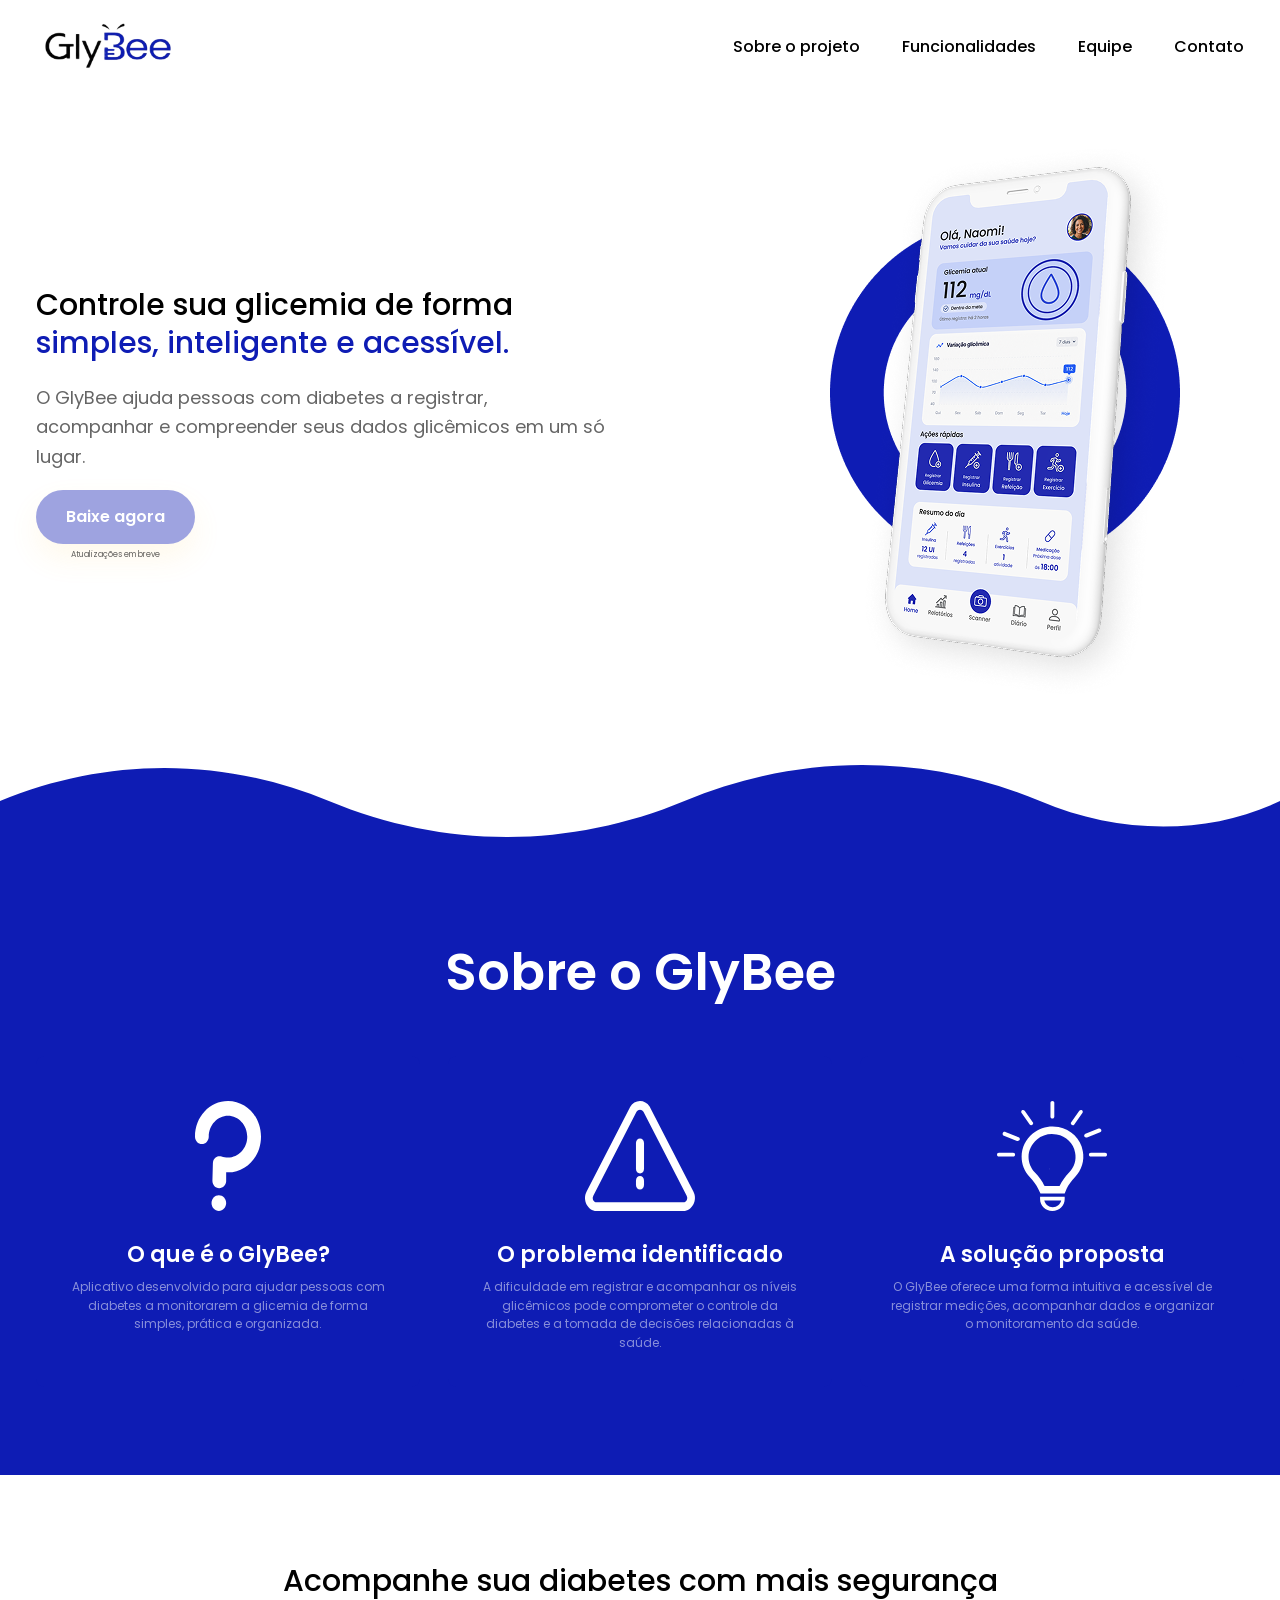
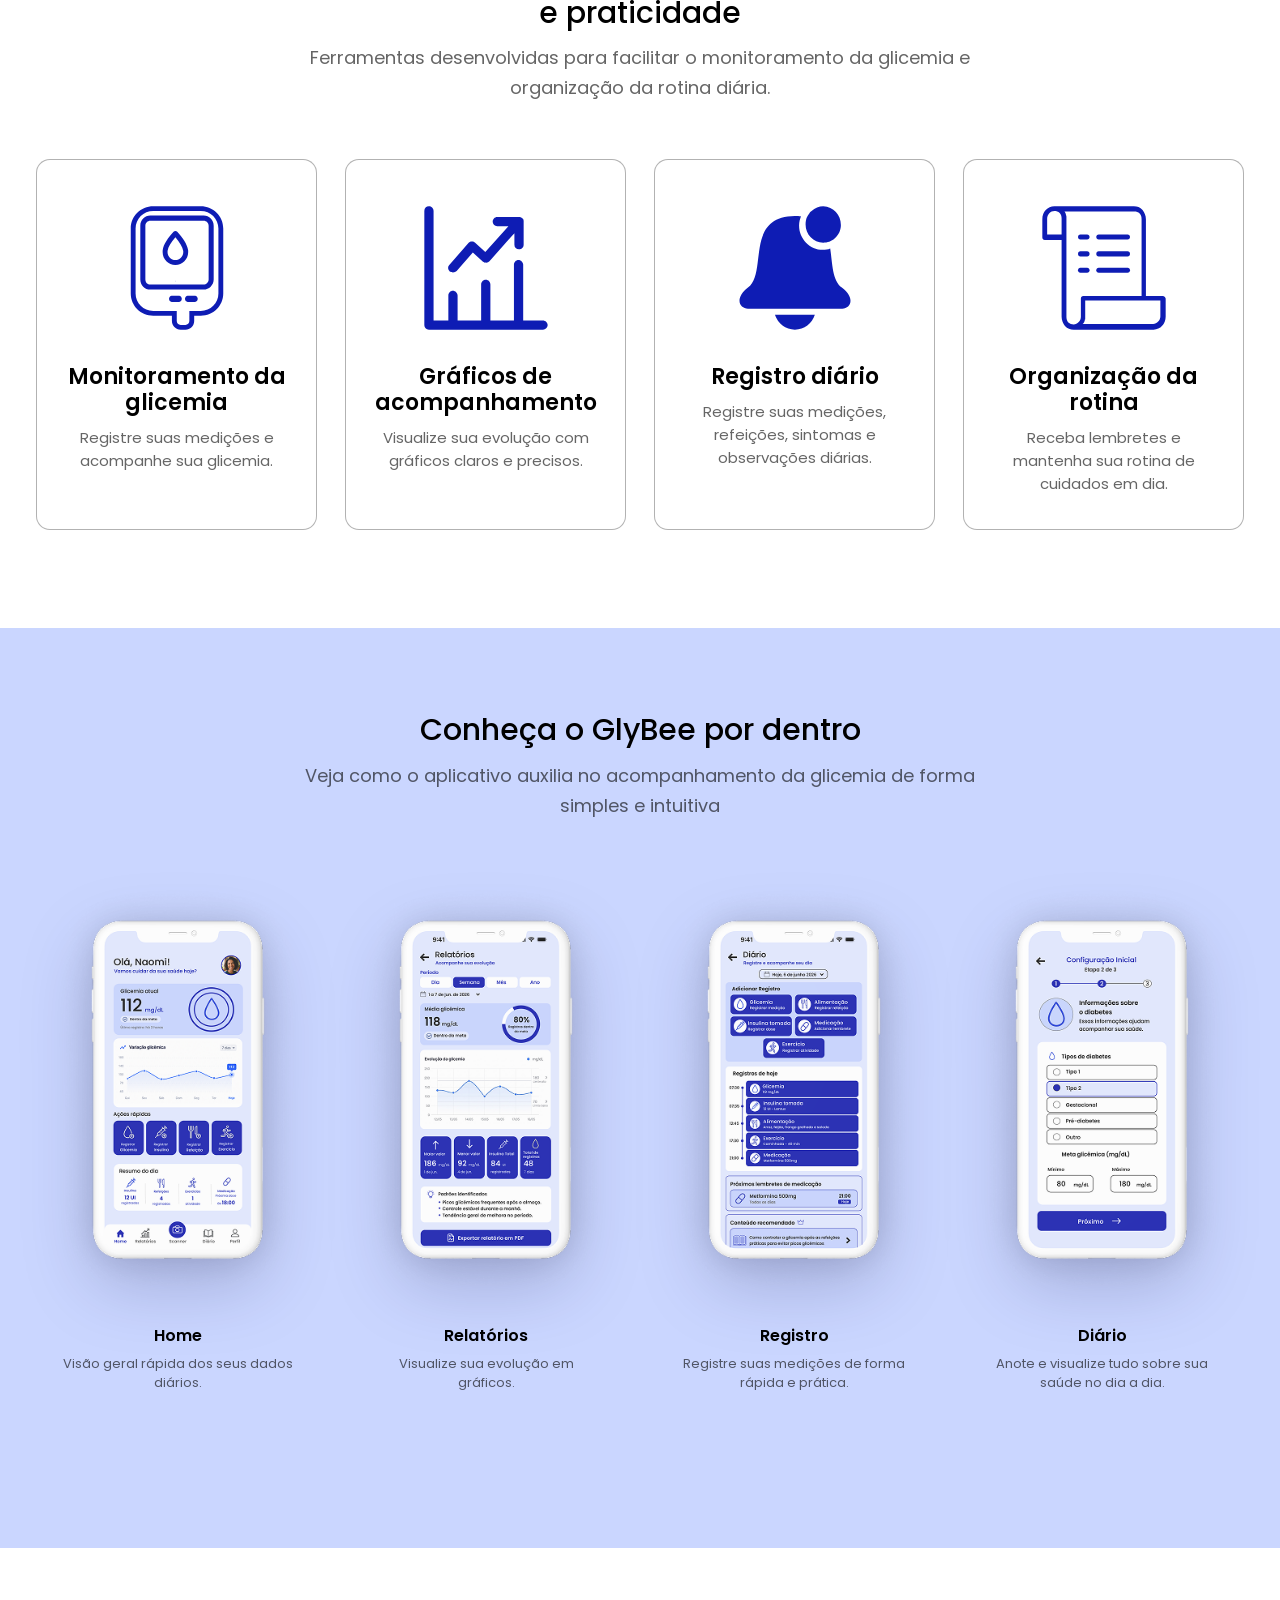
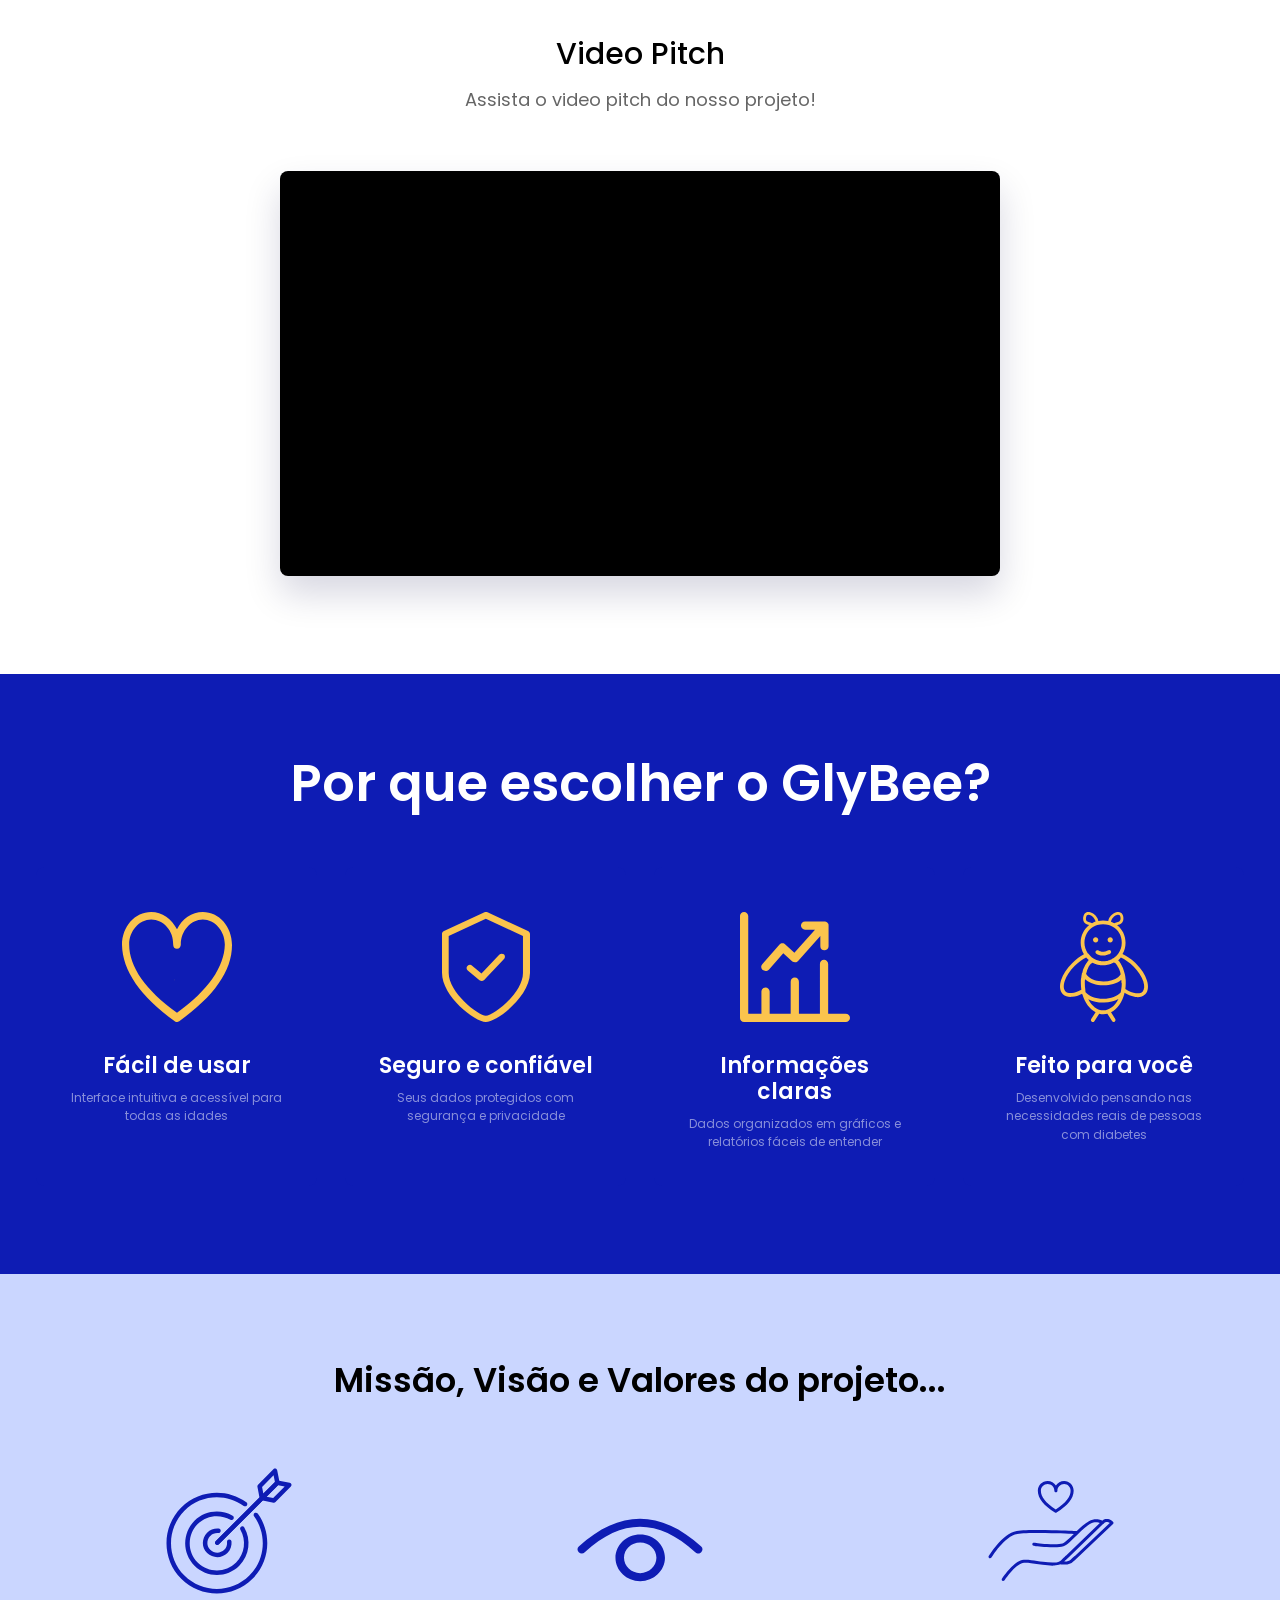
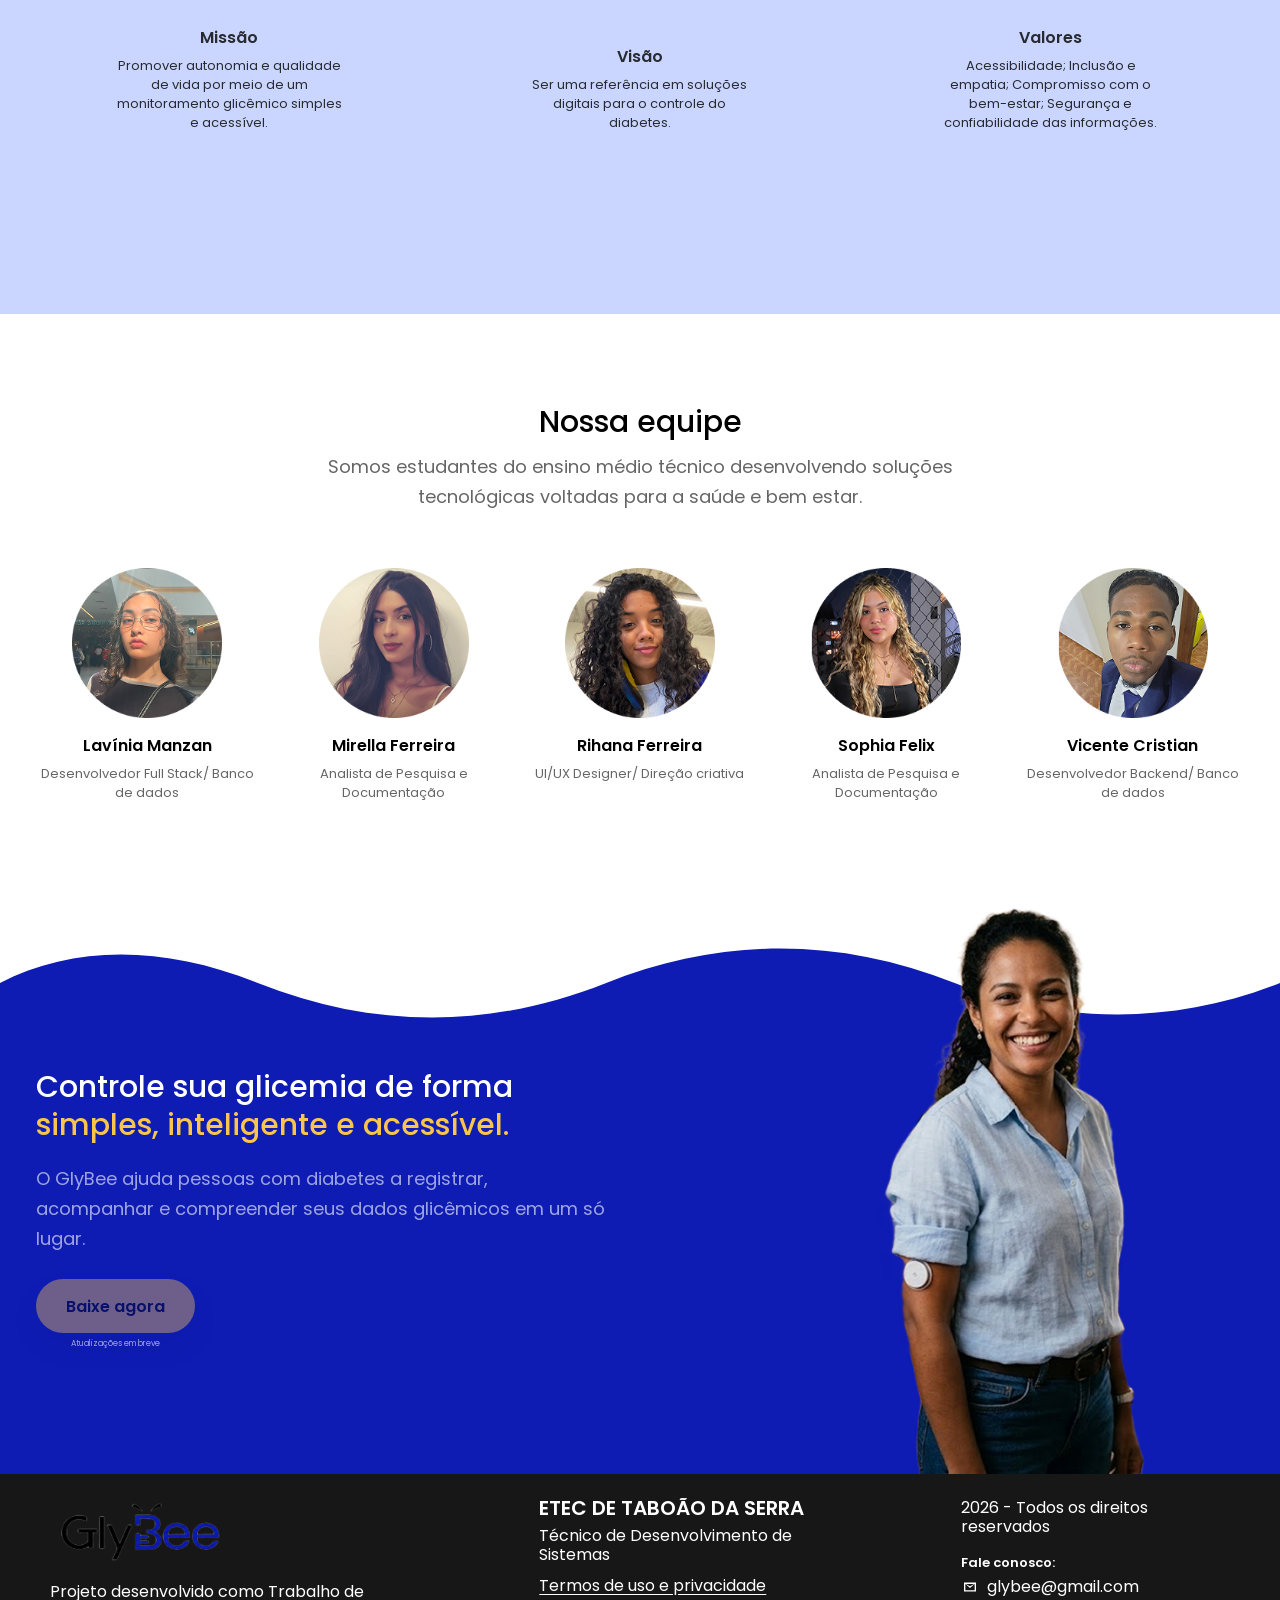
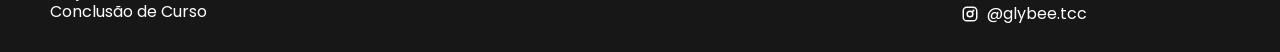
<file: index.html>
<!doctype html>
<html lang="pt-BR">
  <head>
    <meta charset="UTF-8" />
    <meta name="viewport" content="width=device-width, initial-scale=1.0" />
    <title>GlyBee</title>
    <link rel="stylesheet" href="styles.css" />
  </head>
  <body>
    <header class="site-header" data-header>
      <a class="brand" href="#section1" aria-label="Ir para o início">
        <img src="designLanding/paletaLogo/logotipo.png" alt="GlyBee" />
      </a>

      <nav class="desktop-nav" aria-label="Navegação principal">
        <a href="#section2">Sobre o projeto</a>
        <a href="#section3">Funcionalidades</a>
        <a href="#section7">Equipe</a>
        <a href="#section8">Contato</a>
      </nav>

      <button class="menu-toggle" type="button" aria-label="Abrir menu" aria-expanded="false" data-menu-toggle>
        <span></span>
        <span></span>
        <span></span>
      </button>
    </header>

    <div class="drawer-backdrop" data-drawer-backdrop></div>
    <aside class="mobile-drawer" aria-label="Menu mobile" aria-hidden="true" inert data-drawer>
      <a class="drawer-brand" href="#section1">
        <img src="designLanding/paletaLogo/logotipo.png" alt="GlyBee" />
      </a>
      <nav>
        <a href="#section2">Sobre o projeto</a>
        <a href="#section3">Funcionalidades</a>
        <a href="#section7">Equipe</a>
        <a href="#section8">Contato</a>
      </nav>
    </aside>

    <main>
      <section class="section section-hero" id="section1">
        <div class="container hero-grid">
          <div class="hero-copy">
            <h1 class="split-title hero-title">
              <span class="eyebrow">Controle sua glicemia de forma</span>
              <span class="eyebrow2">simples, inteligente e acessível.</span>
            </h1>
            <p class="lead-text">
              O GlyBee ajuda pessoas com diabetes a registrar, acompanhar e compreender seus dados glicêmicos em um só lugar.
            </p>
            <div class="cta-download">
              <a class="primary-button" aria-disabled="true" tabindex="-1">Baixe agora</a>
              <p class="cta-update-note">Atualizações em breve</p>
            </div>
          </div>
          <div class="hero-visual" aria-hidden="true">
            <span class="soft-panel"></span>
            <img src="designLanding/icones/section1_img1.png" alt="" />
          </div>
        </div>
      </section>

      <section class="section section-about blue-section" id="section2">
        <div class="container">
          <div class="section-heading light">
            <h2>Sobre o GlyBee</h2>
          </div>
          <div class="card-grid about-cards">
            <article>
              <img src="designLanding/icones/section2_img1.svg" alt="" />
              <h3>O que é o GlyBee?</h3>
              <p>Aplicativo desenvolvido para ajudar pessoas com diabetes a monitorarem a glicemia de forma simples, prática e organizada.</p>
            </article>
            <article>
              <img src="designLanding/icones/section2_img2.svg" alt="" />
              <h3>O problema identificado</h3>
              <p>A dificuldade em registrar e acompanhar os níveis glicêmicos pode comprometer o controle da diabetes e a tomada de decisões relacionadas à saúde.</p>
            </article>
            <article>
              <img src="designLanding/icones/section2_img3.svg" alt="" />
              <h3>A solução proposta</h3>
              <p>O GlyBee oferece uma forma intuitiva e acessível de registrar medições, acompanhar dados e organizar o monitoramento da saúde.</p>
            </article>
          </div>
        </div>
      </section>

      <section class="section section-features" id="section3">
        <div class="container">
          <div class="section-heading">
            <h2 class="eyebrow">Acompanhe sua diabetes com mais segurança e praticidade</h2>
            <p>Ferramentas desenvolvidas para facilitar o monitoramento da glicemia e organização da rotina diária.</p>
          </div>
          <div class="card-grid feature-grid">
            <article>
              <img src="designLanding/icones/section3_img1.svg" alt="" />
              <h3>Monitoramento da glicemia</h3>
              <p>Registre suas medições e acompanhe sua glicemia.</p>
            </article>
            <article>
              <img src="designLanding/icones/section3_img2.svg" alt="" />
              <h3>Gráficos de acompanhamento</h3>
              <p>Visualize sua evolução com gráficos claros e precisos.</p>
            </article>
            <article>
              <img src="designLanding/icones/section3_img3.svg" alt="" />
              <h3>Registro diário</h3>
              <p>Registre suas medições, refeições, sintomas e observações diárias.</p>
            </article>
            <article>
              <img src="designLanding/icones/section3_img4.svg" alt="" />
              <h3>Organização da rotina</h3>
              <p>Receba lembretes e mantenha sua rotina de cuidados em dia.</p>
            </article>
          </div>
        </div>
      </section>

      <section class="section section-app light-blue-section" id="section4">
        <div class="container">
          <div class="section-heading">
            <h2 class="eyebrow">Conheça o GlyBee por dentro</h2>
            <p>Veja como o aplicativo auxilia no acompanhamento da glicemia de forma simples e intuitiva</p>
          </div>
          <div class="media-grid phone-row">
            <article>
              <img src="designLanding/icones/section4_img1.png" alt="Tela do aplicativo GlyBee" />
              <h3>Home</h3>
              <p>Visão geral rápida dos seus dados diários.</p>
            </article>
            <article>
              <img src="designLanding/icones/section4_img2.png" alt="Tela do aplicativo GlyBee" />
              <h3>Relatórios</h3>
              <p>Visualize sua evolução em gráficos.</p>
            </article>
            <article>
              <img src="designLanding/icones/section4_img3.png" alt="Tela do aplicativo GlyBee" />
              <h3>Registro</h3>
              <p>Registre suas medições de forma rápida e prática.</p>
            </article>
            <article>
              <img src="designLanding/icones/section4_img4.png" alt="Tela do aplicativo GlyBee" />
              <h3>Diário</h3>
              <p>Anote e visualize tudo sobre sua saúde no dia a dia.</p>
            </article>
          </div>
        </div>
      </section>
      <section class="section section-video" id="videopitch">
        <div class="container">
          <div class="section-heading">
            <h2 class="eyebrow">Video Pitch</h2>
            <p>Assista o video pitch do nosso projeto!</p>
          </div>
          <div class="video-frame">
            <iframe width="560" height="315"
            src="https://www.youtube.com/embed/QaYguXJruAk?si=le7jh_AkW9nNnTm4"
            title="YouTube video player"
            allow="accelerometer; autoplay; clipboard-write; encrypted-media; gyroscope; picture-in-picture; web-share"
            referrerpolicy="strict-origin-when-cross-origin" allowfullscreen></iframe>
          </div>
        </div>
      </section>
      <section class="section section-benefits blue-section" id="section5">
        <div class="container">
          <div class="section-heading light">
            <h2>Por que escolher o GlyBee?</h2>
          </div>
          <div class="card-grid about-cards benefit-cards">
            <article>
              <img src="designLanding/icones/section5_img1.svg" alt="" />
              <h3>Fácil de usar</h3>
              <p>Interface intuitiva e acessível para todas as idades</p>
            </article>
            <article>
              <img src="designLanding/icones/section5_img2.svg" alt="" />
              <h3>Seguro e confiável</h3>
              <p>Seus dados protegidos com segurança e privacidade</p>
            </article>
            <article>
              <img src="designLanding/icones/section5_img3.svg" alt="" />
              <h3>Informações claras </h3>
              <p>Dados organizados em gráficos e relatórios fáceis de entender</p>
            </article>
            <article>
              <img src="designLanding/icones/section5_img4.svg" alt="" />
              <h3>Feito para você</h3>
              <p>Desenvolvido pensando nas necessidades reais de pessoas com diabetes</p>
            </article>
          </div>
        </div>
      </section>

      <section class="section section-process light-blue-section" id="section6">
        <div class="container">
          <div class="section-heading">
            <h2>Missão, Visão e Valores do projeto...</h2>
          </div>
          <div class="media-grid process-grid">
            <article>
              <img src="designLanding/icones/section6_img1.svg" alt="" />
              <h3>Missão</h3>
              <p>Promover autonomia e qualidade de vida por meio de um monitoramento glicêmico simples e acessível.</p>
            </article>
            <article>
              <img src="designLanding/icones/section6_img2.svg" alt="" />
              <h3>Visão</h3>
              <p>Ser uma referência em soluções digitais para o controle do diabetes.</p>
            </article>
            <article>
              <img src="designLanding/icones/section6_img3.svg" alt="" />
              <h3>Valores</h3>
              <p>Acessibilidade; Inclusão e empatia; Compromisso com o bem-estar; Segurança e confiabilidade das informações.
</p>
            </article>
          </div>
        </div>
      </section>

      <section class="section section-team" id="section7">
        <div class="container">
          <div class="section-heading">
            <h2 class="eyebrow">Nossa equipe</h2>
            <p>Somos estudantes do ensino médio técnico desenvolvendo soluções tecnológicas voltadas para a saúde e bem estar.</p>
          </div>
          <div class="media-grid team-grid">
            <article>
              <img src="designLanding/icones/section7_img1.png" alt="Integrante da equipe" />
              <h3>Lavínia Manzan</h3>
              <p>Desenvolvedor Full Stack/ Banco de dados</p>
            </article>
            <article>
              <img src="designLanding/icones/section7_img2.png" alt="Integrante da equipe" />
              <h3>Mirella Ferreira</h3>
              <p>Analista de Pesquisa e Documentação</p>
            </article>
            <article>
              <img src="designLanding/icones/section7_img3.png" alt="Integrante da equipe" />
              <h3>Rihana Ferreira</h3>
              <p>UI/UX Designer/ Direção criativa</p>
            </article>
            <article>
              <img src="designLanding/icones/section7_img4.png" alt="Integrante da equipe" />
              <h3>Sophia Felix</h3>
              <p>Analista de Pesquisa e Documentação</p>
            </article>
            <article>
              <img src="designLanding/icones/section7_img5.png" alt="Integrante da equipe" />
              <h3>Vicente Cristian</h3>
              <p>Desenvolvedor Backend/ Banco de dados</p>
            </article>
          </div>
        </div>
      </section>
    </main>

    <section class="section site-footer" id="section8">
      <div class="container footer-grid">
        <div class="footer-copy">
          <h2 class="split-title footer-title">
            <span class="footer-title-main">Controle sua glicemia de forma</span>
            <span class="footer-title-accent">simples, inteligente e acessível.</span>
          </h2>
          <p class="lead-text">
            O GlyBee ajuda pessoas com diabetes a registrar, acompanhar e compreender seus dados glicêmicos em um só lugar.
          </p>
          <div class="cta-download">
            <a class="footer-button" aria-disabled="true" tabindex="-1">Baixe agora</a>
            <p class="cta-update-note">Atualizações em breve</p>
          </div>
        </div>
        <img class="footer-woman" src="designLanding/icones/woman.png" alt="" aria-hidden="true" />
      </div>
    </section>

    <footer class="institutional-footer">
      <div class="container institutional-footer-inner">
        <div class="institutional-footer-column footer-brand-column">
          <img class="institutional-footer-logo" src="designLanding/paletaLogo/logotipo.png" alt="GlyBee" />
          <p>Projeto desenvolvido como Trabalho de Conclusão de Curso</p>
        </div>
        <div class="institutional-footer-column footer-school-column">
          <p class="footer-school">ETEC DE TABOÃO DA SERRA</p>
          <p>Técnico de Desenvolvimento de Sistemas</p>
          <a class="footer-terms-link" href="termos.html">Termos de uso e privacidade</a>
        </div>
        <div class="institutional-footer-column footer-contact-column">
          <p>2026 - Todos os direitos reservados</p>
          <h3>Fale conosco:</h3>
          <a class="footer-contact-link" href="mailto:glybee@gmail.com" aria-label="Enviar e-mail para GlyBee">
            <svg viewBox="0 0 24 24" aria-hidden="true">
              <path d="M4 6h16v12H4V6Zm8 7.3L5.8 8v8.4h12.4V8L12 13.3Zm0-2.4L17.7 8H6.3L12 10.9Z" />
            </svg>
            <span>glybee@gmail.com</span>
          </a>
          <a class="footer-contact-link" href="https://www.instagram.com/glybee.tcc/" target="_blank" rel="noopener noreferrer" aria-label="Abrir Instagram do GlyBee">
            <svg viewBox="0 0 24 24" aria-hidden="true">
              <path d="M7.8 2h8.4A5.8 5.8 0 0 1 22 7.8v8.4a5.8 5.8 0 0 1-5.8 5.8H7.8A5.8 5.8 0 0 1 2 16.2V7.8A5.8 5.8 0 0 1 7.8 2Zm0 2A3.8 3.8 0 0 0 4 7.8v8.4A3.8 3.8 0 0 0 7.8 20h8.4a3.8 3.8 0 0 0 3.8-3.8V7.8A3.8 3.8 0 0 0 16.2 4H7.8Zm8.7 2.1a1.4 1.4 0 1 1 0 2.8 1.4 1.4 0 0 1 0-2.8ZM12 7.2A4.8 4.8 0 1 1 12 16.8 4.8 4.8 0 0 1 12 7.2Zm0 2A2.8 2.8 0 1 0 12 14.8 2.8 2.8 0 0 0 12 9.2Z" />
            </svg>
            <span>@glybee.tcc</span>
          </a>
        </div>
      </div>
    </footer>

    <script src="script.js"></script>
  </body>
</html>
</file>
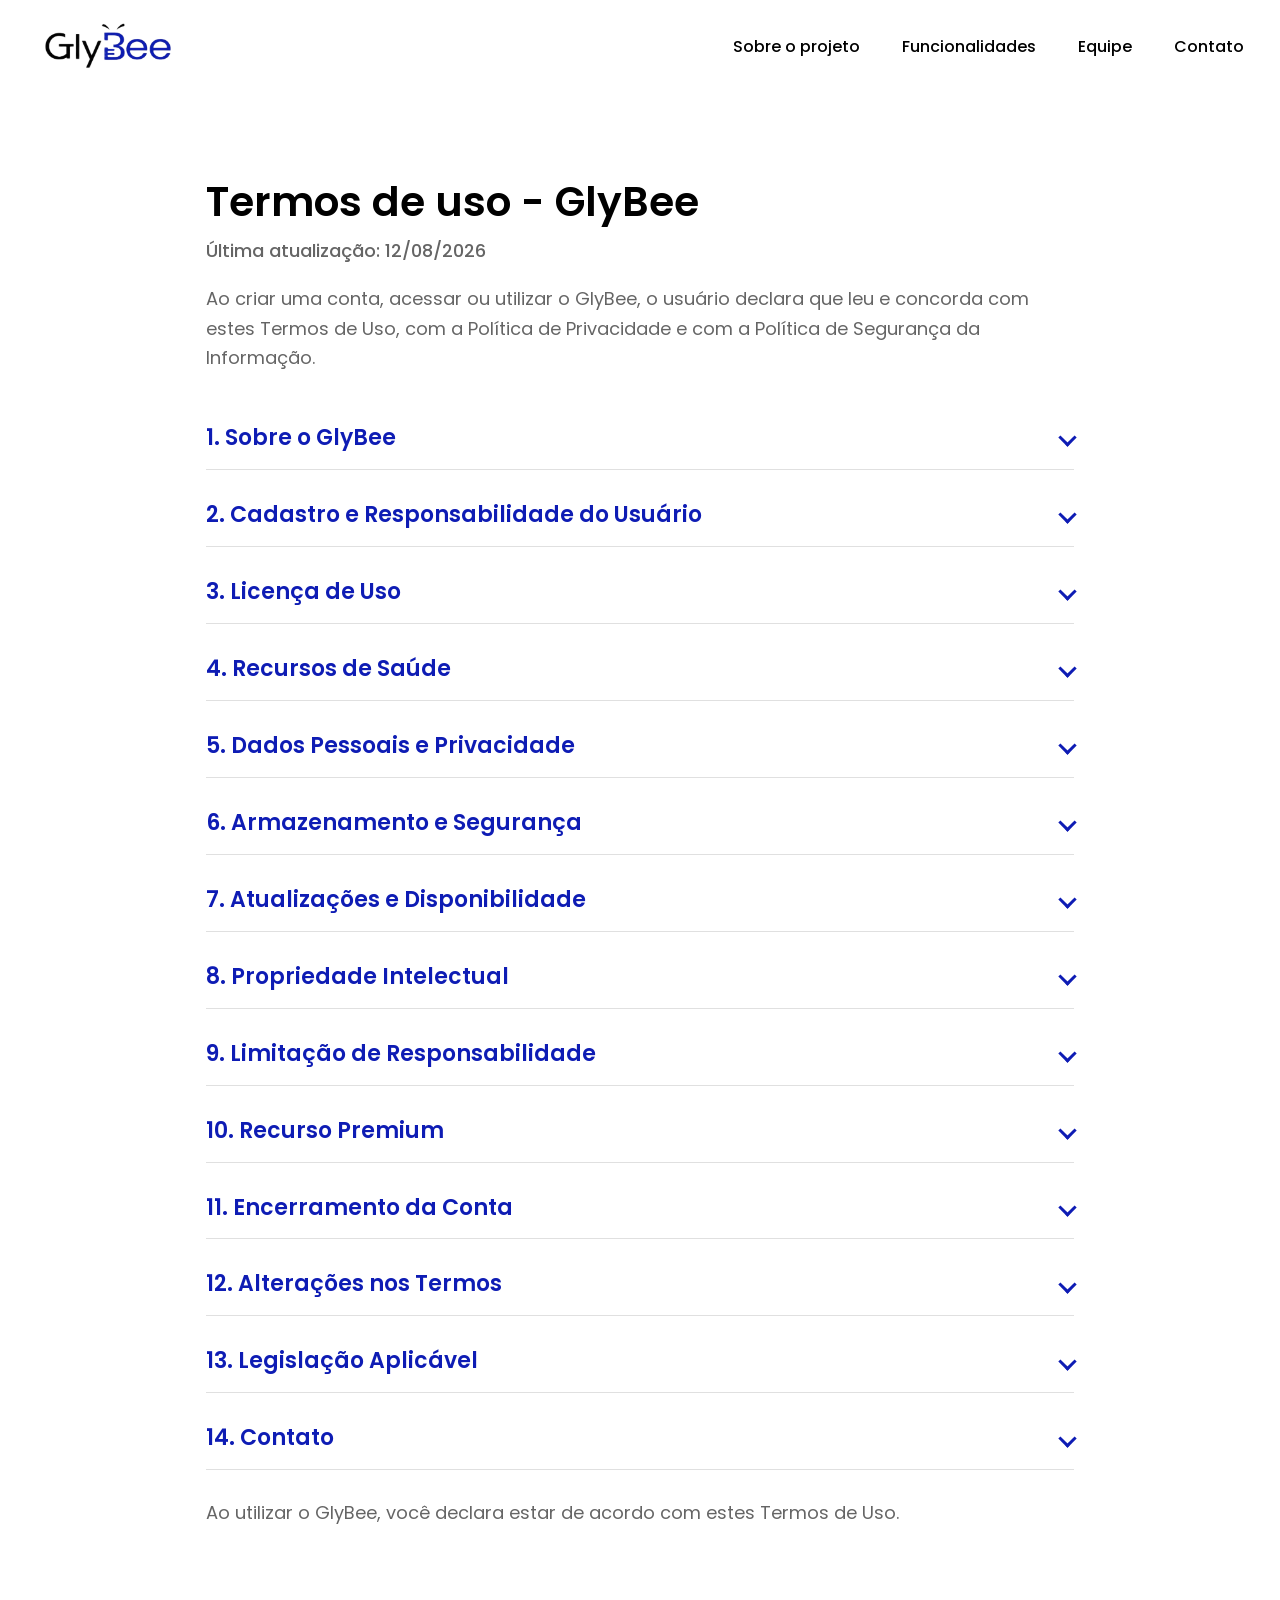
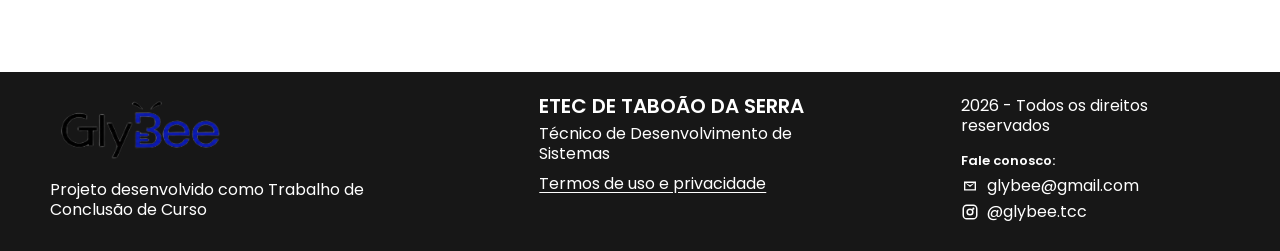
<file: termos.html>
<!doctype html>
<html lang="pt-BR">
  <head>
    <meta charset="UTF-8" />
    <meta name="viewport" content="width=device-width, initial-scale=1.0" />
    <title>Termos de uso e privacidade | GlyBee</title>
    <link rel="stylesheet" href="styles.css" />
  </head>
  <body>
    <header class="site-header" data-header>
      <a class="brand" href="index.html#section1" aria-label="Voltar para o início">
        <img src="designLanding/paletaLogo/logotipo.png" alt="GlyBee" />
      </a>

      <nav class="desktop-nav" aria-label="Navegação principal">
        <a href="index.html#section2">Sobre o projeto</a>
        <a href="index.html#section3">Funcionalidades</a>
        <a href="index.html#section7">Equipe</a>
        <a href="index.html#section8">Contato</a>
      </nav>

      <button class="menu-toggle" type="button" aria-label="Abrir menu" aria-expanded="false" data-menu-toggle>
        <span></span>
        <span></span>
        <span></span>
      </button>
    </header>

    <div class="drawer-backdrop" data-drawer-backdrop></div>
    <aside class="mobile-drawer" aria-label="Menu mobile" aria-hidden="true" inert data-drawer>
      <a class="drawer-brand" href="index.html#section1">
        <img src="designLanding/paletaLogo/logotipo.png" alt="GlyBee" />
      </a>
      <nav>
        <a href="index.html#section2">Sobre o projeto</a>
        <a href="index.html#section3">Funcionalidades</a>
        <a href="index.html#section7">Equipe</a>
        <a href="index.html#section8">Contato</a>
      </nav>
    </aside>

    <main class="terms-page-main" aria-label="Termos de uso e privacidade">
      <section class="terms-container container" aria-labelledby="terms-title">
        <h2 id="terms-title">Termos de uso - GlyBee</h2>
        <p class="terms-updated">Última atualização: 12/08/2026</p>
        <p>
          Ao criar uma conta, acessar ou utilizar o GlyBee, o usuário declara que leu e concorda com estes Termos de Uso,
          com a Política de Privacidade e com a Política de Segurança da Informação.
        </p>

        <div class="terms-accordion" data-terms-accordion>
          <article class="terms-item">
            <h3><button class="terms-toggle" type="button" aria-expanded="false" aria-controls="terms-panel-1" data-terms-toggle><span>1. Sobre o GlyBee</span><span class="terms-arrow" aria-hidden="true"></span></button></h3>
            <div class="terms-panel" id="terms-panel-1">
              <p>O GlyBee é uma aplicação desenvolvida para auxiliar pessoas com diabetes na organização e acompanhamento de sua rotina.</p>
              <p>Entre seus recursos estão o registro de glicemia, insulina, alimentação, medicamentos e atividades físicas, além de gráficos, relatórios e conteúdos educativos.</p>
              <p>Importante: o GlyBee possui finalidade informativa e organizacional. O aplicativo não substitui consultas, diagnósticos, tratamentos ou orientações de profissionais de saúde.</p>
            </div>
          </article>

          <article class="terms-item">
            <h3><button class="terms-toggle" type="button" aria-expanded="false" aria-controls="terms-panel-2" data-terms-toggle><span>2. Cadastro e Responsabilidade do Usuário</span><span class="terms-arrow" aria-hidden="true"></span></button></h3>
            <div class="terms-panel" id="terms-panel-2">
              <p>Para utilizar determinados recursos, poderá ser necessário criar uma conta.</p>
              <p>O usuário deve fornecer informações verdadeiras e atualizadas e é responsável pela proteção de suas credenciais. Senhas não devem ser compartilhadas com terceiros.</p>
              <p>Caso identifique acesso não autorizado à conta, o usuário deverá comunicar a equipe responsável pelo GlyBee.</p>
            </div>
          </article>

          <article class="terms-item">
            <h3><button class="terms-toggle" type="button" aria-expanded="false" aria-controls="terms-panel-3" data-terms-toggle><span>3. Licença de Uso</span><span class="terms-arrow" aria-hidden="true"></span></button></h3>
            <div class="terms-panel" id="terms-panel-3">
              <p>O GlyBee concede ao usuário uma licença pessoal, limitada, não exclusiva, intransferível e revogável para utilizar o aplicativo de acordo com estes Termos.</p>
              <p>Não é permitido copiar, modificar, distribuir, comercializar, realizar engenharia reversa ou tentar obter acesso não autorizado ao sistema ou ao seu código-fonte.</p>
            </div>
          </article>

          <article class="terms-item">
            <h3><button class="terms-toggle" type="button" aria-expanded="false" aria-controls="terms-panel-4" data-terms-toggle><span>4. Recursos de Saúde</span><span class="terms-arrow" aria-hidden="true"></span></button></h3>
            <div class="terms-panel" id="terms-panel-4">
              <p>As informações, registros, gráficos, relatórios e sugestões disponibilizados pelo GlyBee têm finalidade educativa e de organização pessoal.</p>
              <p>Essas informações não devem ser utilizadas como única base para decisões relacionadas a medicamentos, doses de insulina, alimentação terapêutica ou outros tratamentos.</p>
              <p>Para decisões relacionadas à saúde, o usuário deve consultar profissionais habilitados. Em situações de emergência, deve procurar atendimento médico.</p>
            </div>
          </article>

          <article class="terms-item">
            <h3><button class="terms-toggle" type="button" aria-expanded="false" aria-controls="terms-panel-5" data-terms-toggle><span>5. Dados Pessoais e Privacidade</span><span class="terms-arrow" aria-hidden="true"></span></button></h3>
            <div class="terms-panel" id="terms-panel-5">
              <p>Para oferecer suas funcionalidades, o GlyBee poderá tratar informações cadastrais e registros relacionados à glicemia, alimentação, insulina, medicamentos e atividades físicas.</p>
              <p>Por envolver informações relacionadas à saúde, o tratamento desses dados observará a LGPD - Lei nº 13.709/2018 e as demais normas aplicáveis.</p>
              <p>Os detalhes sobre coleta, utilização, armazenamento e proteção dos dados estão disponíveis na Política de Privacidade.</p>
            </div>
          </article>

          <article class="terms-item">
            <h3><button class="terms-toggle" type="button" aria-expanded="false" aria-controls="terms-panel-6" data-terms-toggle><span>6. Armazenamento e Segurança</span><span class="terms-arrow" aria-hidden="true"></span></button></h3>
            <div class="terms-panel" id="terms-panel-6">
              <p>Os dados poderão ser armazenados em infraestrutura de nuvem utilizada pelo aplicativo, incluindo o Supabase, responsável por recursos relacionados ao banco de dados e autenticação.</p>
              <p>São adotadas medidas técnicas e organizacionais para reduzir riscos de acesso não autorizado, perda, alteração ou divulgação indevida.</p>
              <p>Apesar das medidas de segurança, nenhum sistema conectado à internet pode garantir proteção absoluta contra todos os riscos.</p>
            </div>
          </article>

          <article class="terms-item">
            <h3><button class="terms-toggle" type="button" aria-expanded="false" aria-controls="terms-panel-7" data-terms-toggle><span>7. Atualizações e Disponibilidade</span><span class="terms-arrow" aria-hidden="true"></span></button></h3>
            <div class="terms-panel" id="terms-panel-7">
              <p>O GlyBee poderá receber atualizações, correções, melhorias e modificações.</p>
              <p>Alguns recursos poderão ser alterados, suspensos ou descontinuados. A disponibilidade contínua do aplicativo não é garantida em situações como manutenções, falhas técnicas ou problemas relacionados a serviços de terceiros.</p>
            </div>
          </article>

          <article class="terms-item">
            <h3><button class="terms-toggle" type="button" aria-expanded="false" aria-controls="terms-panel-8" data-terms-toggle><span>8. Propriedade Intelectual</span><span class="terms-arrow" aria-hidden="true"></span></button></h3>
            <div class="terms-panel" id="terms-panel-8">
              <p>O nome, identidade visual, interface, código, textos, gráficos, funcionalidades e demais elementos do GlyBee pertencem aos seus respectivos titulares e são protegidos pela legislação aplicável.</p>
              <p>O uso do aplicativo não concede ao usuário direitos de propriedade sobre esses elementos.</p>
            </div>
          </article>

          <article class="terms-item">
            <h3><button class="terms-toggle" type="button" aria-expanded="false" aria-controls="terms-panel-9" data-terms-toggle><span>9. Limitação de Responsabilidade</span><span class="terms-arrow" aria-hidden="true"></span></button></h3>
            <div class="terms-panel" id="terms-panel-9">
              <p>O GlyBee é uma ferramenta de apoio à organização e acompanhamento das informações fornecidas pelo usuário.</p>
              <p>A equipe responsável não se responsabiliza por decisões médicas tomadas exclusivamente com base nas informações apresentadas pelo aplicativo, nem por informações incorretamente inseridas pelo usuário, indisponibilidades temporárias ou falhas de serviços de terceiros.</p>
            </div>
          </article>

          <article class="terms-item">
            <h3><button class="terms-toggle" type="button" aria-expanded="false" aria-controls="terms-panel-10" data-terms-toggle><span>10. Recurso Premium</span><span class="terms-arrow" aria-hidden="true"></span></button></h3>
            <div class="terms-panel" id="terms-panel-10">
              <p>O GlyBee poderá disponibilizar funcionalidades adicionais por meio de um plano Premium.</p>
              <p>Quando disponível, os recursos, valores, condições e formas de pagamento serão apresentados previamente ao usuário.</p>
            </div>
          </article>

          <article class="terms-item">
            <h3><button class="terms-toggle" type="button" aria-expanded="false" aria-controls="terms-panel-11" data-terms-toggle><span>11. Encerramento da Conta</span><span class="terms-arrow" aria-hidden="true"></span></button></h3>
            <div class="terms-panel" id="terms-panel-11">
              <p>O usuário poderá solicitar o encerramento de sua conta conforme os procedimentos disponibilizados pelo aplicativo.</p>
              <p>O GlyBee poderá suspender ou encerrar contas em casos de uso indevido, violação destes Termos ou práticas que comprometam a segurança e o funcionamento da plataforma.</p>
              <p>A exclusão de dados observará a Política de Privacidade e a legislação aplicável.</p>
            </div>
          </article>

          <article class="terms-item">
            <h3><button class="terms-toggle" type="button" aria-expanded="false" aria-controls="terms-panel-12" data-terms-toggle><span>12. Alterações nos Termos</span><span class="terms-arrow" aria-hidden="true"></span></button></h3>
            <div class="terms-panel" id="terms-panel-12">
              <p>Estes Termos poderão ser atualizados para acompanhar mudanças no GlyBee, na legislação ou nas práticas de segurança e privacidade.</p>
              <p>Alterações relevantes poderão ser comunicadas por meio do aplicativo ou de outros canais oficiais.</p>
            </div>
          </article>

          <article class="terms-item">
            <h3><button class="terms-toggle" type="button" aria-expanded="false" aria-controls="terms-panel-13" data-terms-toggle><span>13. Legislação Aplicável</span><span class="terms-arrow" aria-hidden="true"></span></button></h3>
            <div class="terms-panel" id="terms-panel-13">
              <p>Estes Termos são regidos pelas leis da República Federativa do Brasil, especialmente pelas normas aplicáveis à proteção de dados pessoais e às relações de consumo, quando cabíveis.</p>
            </div>
          </article>

          <article class="terms-item">
            <h3><button class="terms-toggle" type="button" aria-expanded="false" aria-controls="terms-panel-14" data-terms-toggle><span>14. Contato</span><span class="terms-arrow" aria-hidden="true"></span></button></h3>
            <div class="terms-panel" id="terms-panel-14">
              <p>Para dúvidas, solicitações ou questões relacionadas ao GlyBee, seus Termos de Uso ou tratamento de dados pessoais, o usuário poderá entrar em contato com a equipe responsável pelos canais oficiais disponibilizados pelo aplicativo.</p>
            </div>
          </article>
        </div>

        <p class="terms-closing">Ao utilizar o GlyBee, você declara estar de acordo com estes Termos de Uso.</p>
      </section>
    </main>

    <footer class="institutional-footer">
      <div class="container institutional-footer-inner">
        <div class="institutional-footer-column footer-brand-column">
          <img class="institutional-footer-logo" src="designLanding/paletaLogo/logotipo.png" alt="GlyBee" />
          <p>Projeto desenvolvido como Trabalho de Conclusão de Curso</p>
        </div>
        <div class="institutional-footer-column footer-school-column">
          <p class="footer-school">ETEC DE TABOÃO DA SERRA</p>
          <p>Técnico de Desenvolvimento de Sistemas</p>
          <a class="footer-terms-link" href="termos.html">Termos de uso e privacidade</a>
        </div>
        <div class="institutional-footer-column footer-contact-column">
          <p>2026 - Todos os direitos reservados</p>
          <h3>Fale conosco:</h3>
          <a class="footer-contact-link" href="mailto:glybee@gmail.com" aria-label="Enviar e-mail para GlyBee">
            <svg viewBox="0 0 24 24" aria-hidden="true">
              <path d="M4 6h16v12H4V6Zm8 7.3L5.8 8v8.4h12.4V8L12 13.3Zm0-2.4L17.7 8H6.3L12 10.9Z" />
            </svg>
            <span>glybee@gmail.com</span>
          </a>
          <a class="footer-contact-link" href="https://www.instagram.com/glybee.tcc/" target="_blank" rel="noopener noreferrer" aria-label="Abrir Instagram do GlyBee">
            <svg viewBox="0 0 24 24" aria-hidden="true">
              <path d="M7.8 2h8.4A5.8 5.8 0 0 1 22 7.8v8.4a5.8 5.8 0 0 1-5.8 5.8H7.8A5.8 5.8 0 0 1 2 16.2V7.8A5.8 5.8 0 0 1 7.8 2Zm0 2A3.8 3.8 0 0 0 4 7.8v8.4A3.8 3.8 0 0 0 7.8 20h8.4a3.8 3.8 0 0 0 3.8-3.8V7.8A3.8 3.8 0 0 0 16.2 4H7.8Zm8.7 2.1a1.4 1.4 0 1 1 0 2.8 1.4 1.4 0 0 1 0-2.8ZM12 7.2A4.8 4.8 0 1 1 12 16.8 4.8 4.8 0 0 1 12 7.2Zm0 2A2.8 2.8 0 1 0 12 14.8 2.8 2.8 0 0 0 12 9.2Z" />
            </svg>
            <span>@glybee.tcc</span>
          </a>
        </div>
      </div>
    </footer>

    <script src="script.js"></script>
  </body>
</html>
</file>
<file: styles.css>
@font-face {
  font-family: "Poppins";
  src: url("designLanding/fonts/Poppins-Regular.ttf") format("truetype");
  font-weight: 400;
}

@font-face {
  font-family: "Poppins";
  src: url("designLanding/fonts/Poppins-Medium.ttf") format("truetype");
  font-weight: 500;
}

@font-face {
  font-family: "Poppins";
  src: url("designLanding/fonts/Poppins-SemiBold.ttf") format("truetype");
  font-weight: 600;
}

* {
  box-sizing: border-box;
}

html {
  scroll-behavior: smooth;
}

body {
  margin: 0;
  color: #2b242b;
  background: #ffffff;
  font-family: "Poppins", Arial, sans-serif;
  font-weight: 400;
}

body.drawer-open {
  overflow: hidden;
}

img {
  display: block;
  max-width: 100%;
}

a {
  color: inherit;
  text-decoration: none;
}

button {
  font: inherit;
}

h1,
h2,
h3,
p {
  margin-top: 0;
}

h1 {
  margin-bottom: 20px;
  color: #0e1cb4;
  font-size: clamp(54px, 6vw, 92px);
  line-height: 0.96;
  font-weight: 600;
}

h2 {
  margin-bottom: 18px;
  color: #0e1cb4;
  font-size: clamp(34px, 4vw, 54px);
  line-height: 1.08;
  font-weight: 600;
}

h3 {
  margin-bottom: 10px;
  color: #0e1cb4;
  font-size: 22px;
  line-height: 1.18;
  font-weight: 600;
}

p {
  color: #000000;
  opacity: 0.6;
  font-size: 18px;
  line-height: 1.65;
}

.container {
  width: min(100% - 72px, 1320px);
  margin: 0 auto;
}

.section {
  position: relative;
  overflow: hidden;
  scroll-margin-top: 92px;
}

.blue-section {
  background: #0e1cb4;
}

.light-blue-section {
  background: #cad6ff;
}

.section-heading {
  max-width: 740px;
  margin: 0 auto 56px;
  text-align: center;
}

.section-heading.light h2,
.section-heading.light p,
.blue-section h2,
.blue-section h3,
.blue-section p {
  color: #ffffff;
}

.split-title {
  margin: 0 0 20px;
  font-size: 30px;
  line-height: 1.28;
  font-weight: 500;
}

.split-title span {
  display: inline;
  margin: 0;
  font: inherit;
  line-height: inherit;
}

.eyebrow {
  margin: 0 0 14px;
  color: #000000;
  font-size: 30px;
  font-weight: 500;
}

.eyebrow2 {
  margin: 0 0 14px;
  color: #0e1cb4;
  font-size: 30px;
  font-weight: 500;
}

.lead-text {
  max-width: 570px;
}

.primary-button,
.footer-button {
  display: inline-flex;
  align-items: center;
  justify-content: center;
  min-height: 54px;
  padding: 0 30px;
  border: 0;
  border-radius: 999px;
  background: #0e1cb4;
  color: #ffffff;
  font-weight: 600;
  opacity: 0.4;
  box-shadow: 0 14px 30px rgba(251, 196, 77, 0.28);
  pointer-events: none;
  cursor: default;
}

.cta-download {
  display: inline-flex;
  flex-direction: column;
  align-items: center;
  gap: 6px;
}

.cta-update-note {
  margin: 0;
  color: #000000;
  font-size: 8px;
  line-height: 1.3;
}

.site-header {
  position: fixed;
  z-index: 30;
  top: 0;
  left: 0;
  right: 0;
  display: flex;
  align-items: center;
  justify-content: space-between;
  height: 92px;
  padding: 0 max(36px, calc((100vw - 1320px) / 2));
  background: rgba(255, 255, 255, 0.92);
  backdrop-filter: blur(14px);
}

.brand img {
  width: 142px;
  height: auto;
}

.desktop-nav {
  display: flex;
  align-items: center;
  gap: 42px;
  color: #000000;
  font-size: 16px;
  font-weight: 500;
}

.desktop-nav a {
  position: relative;
  padding: 8px 0;
}

.desktop-nav a::after {
  position: absolute;
  right: 0;
  bottom: 0;
  left: 0;
  height: 2px;
  background: #fbc44d;
  content: "";
  transform: scaleX(0);
  transition: transform 180ms ease;
}

.desktop-nav a:hover::after {
  transform: scaleX(1);
}

.menu-toggle {
  display: none;
  width: 44px;
  height: 44px;
  border: 0;
  background: transparent;
  cursor: pointer;
}

.menu-toggle span {
  display: block;
  width: 26px;
  height: 3px;
  margin: 5px auto;
  border-radius: 99px;
  background: #0e1cb4;
}

.drawer-backdrop,
.mobile-drawer {
  display: none;
}

.section-hero {
  min-height: 680px;
  padding: 132px 0 150px;
  background: #ffffff;
}

.section-hero::after,
.site-footer::before {
  position: absolute;
  right: 0;
  left: 0;
  background-repeat: no-repeat;
  background-size: 100% 100%;
  content: "";
  pointer-events: none;
}

.section-hero::after {
  z-index: 0;
  bottom: -1px;
  height: 132px;
  background-image: url("data:image/svg+xml,%3Csvg xmlns='http://www.w3.org/2000/svg' viewBox='0 0 1440 132' preserveAspectRatio='none'%3E%3Cpath fill='%230e1cb4' d='M0 68C120 24 250 24 370 68C500 116 640 116 770 68C900 20 1040 20 1170 68C1260 102 1360 102 1440 68V132H0Z'/%3E%3C/svg%3E");
  background-position: bottom center;
}

.hero-grid,
.footer-grid,
.card-grid,
.media-grid {
  display: grid;
}

.hero-grid {
  grid-template-columns: 1fr 470px;
  gap: 92px;
  align-items: center;
}

.hero-copy,
.footer-copy {
  position: relative;
  z-index: 2;
  max-width: 590px;
}

.hero-title,
.footer-title {
  margin-bottom: 20px;
}

.hero-visual {
  position: relative;
  z-index: 1;
  min-height: 520px;
}

.soft-panel {
  position: absolute;
  inset: 50px 18px 20px 56px;
  border-radius: 52px;
  background: #ffffff;
}

.hero-visual img {
  position: relative;
  z-index: 1;
  width: 358px;
  margin: 0 auto;
}

.section-about,
.section-benefits {
  min-height: 600px;
  padding: 82px 0 88px;
}

.section-about {
  margin-top: -1px;
}

.card-grid {
  gap: 28px;
}

.about-cards {
  grid-template-columns: repeat(3, 1fr);
}

.benefit-cards,
.feature-grid {
  grid-template-columns: repeat(4, 1fr);
}

.card-grid article,
.process-grid article {
  min-height: 248px;
  padding: 34px 28px;
  border-radius: 8px;
  background: #0e1cb4;
  text-align: center;
}

.about-cards img,
.feature-grid img,
.process-grid img {
  margin-right: auto;
  margin-left: auto;
  object-fit: contain;
}

.about-cards img {
  height: 132px;
  margin-bottom: 20px;
}

.about-cards p {
  margin-bottom: 0;
  font-size: 12px;
  line-height: 1.55;
  opacity: 0.5;
}

.feature-grid p,
.process-grid p {
  margin-bottom: 0;
  font-size: 15px;
  line-height: 1.55;
}

.section-features {
  min-height: 700px;
  padding: 90px 0 98px;
  background: #ffffff;
}

.feature-grid article {
  min-height: 300px;
  border: 1px solid rgba(0, 0, 0, 0.3);
  border-radius: 14px;
  background: #ffffff;
}

.feature-grid img {
  height: 148px;
  margin-bottom: 22px;
}

.feature-grid h3,
.feature-grid p,
.phone-row h3,
.phone-row p,
.team-grid h3,
.team-grid p,
.section-process .section-heading h2,
.section-process .process-grid h3,
.section-process .process-grid p {
  color: #000000;
}

.section-app {
  min-height: 920px;
  padding: 86px 0 96px;
}

.section-video {
  padding: 90px 0 98px;
  background: #ffffff;
}

.video-frame {
  width: min(100%, 720px);
  aspect-ratio: 16 / 9;
  margin: 0 auto;
  overflow: hidden;
  border-radius: 8px;
  background: #000000;
  box-shadow: 0 18px 36px rgba(0, 1, 66, 0.16);
}

.video-frame iframe {
  display: block;
  width: 100%;
  height: 100%;
  border: 0;
}
.media-grid {
  gap: 24px;
}

.phone-row {
  grid-template-columns: repeat(4, 1fr);
  align-items: end;
}

.phone-row article,
.process-grid article,
.team-grid article {
  text-align: center;
}

.phone-row img {
  width: 100%;
  max-width: 260px;
  margin: 0 auto 22px;
  filter: drop-shadow(0 24px 34px rgba(0, 1, 66, 0.2));
}

.phone-row h3,
.process-grid h3,
.team-grid h3 {
  font-size: 16px;
  line-height: 1.2;
}

.phone-row p,
.process-grid p,
.team-grid p {
  max-width: 230px;
  min-height: calc(12px * 1.45 * 2);
  margin: 0 auto;
  font-size: 13px;
  line-height: 1.45;
}

.section-process {
  min-height: 640px;
  padding: 86px 0 92px;
}

.process-grid {
  grid-template-columns: repeat(3, 1fr);
  align-items: end;
}

.section-process .section-heading h2 {
  font-size: 34px;
  line-height: 1.18;
}

.section-process .process-grid h3,
.section-process .process-grid p {
  opacity: 0.8;
}

.process-grid article {
  min-height: auto;
  padding: 0;
  background: transparent;
}

.process-grid img {
  height: 150px;
  margin-bottom: 22px;
}

.section-team {
  min-height: 300px;
  padding: 92px 0 112px;
  background: #ffffff;
}

.section-team .section-heading p {
  max-width: 640px;
  margin-right: auto;
  margin-left: auto;
}

.team-grid {
  grid-template-columns: repeat(5, 1fr);
}

.team-grid img {
  width: 100%;
  max-width: 150px;
  margin: 0 auto 18px;
}

.site-footer {
  position: relative;
  z-index: 2;
  min-height: 560px;
  margin-top: -1px;
  padding: 154px 0 96px;
  overflow: visible;
  background: #0e1cb4;
}

.site-footer::before {
  z-index: 0;
  top: -1px;
  height: 138px;
  background-image: url("data:image/svg+xml,%3Csvg xmlns='http://www.w3.org/2000/svg' viewBox='0 0 1440 138' preserveAspectRatio='none'%3E%3Cpath fill='%23ffffff' d='M0 0H1440V70C1322 112 1192 112 1074 70C944 24 812 24 682 70C552 116 420 116 290 70C184 32 82 32 0 70V0Z'/%3E%3C/svg%3E");
  background-position: top center;
}

.footer-grid {
  grid-template-columns: minmax(0, 590px) 1fr;
  gap: 72px;
  align-items: center;
}

.footer-title-main,
.site-footer p {
  color: #ffffff;
}

.footer-title-accent {
  color: #fbc44d;
}

.site-footer p {
  margin-bottom: 26px;
}

.site-footer .cta-update-note {
  margin: 0;
  color: #ffffff;
}

.site-footer .footer-button {
  background: #fbc44d;
  color: #000000;
  box-shadow: 0 14px 30px rgba(0, 1, 66, 0.18);
}

.footer-woman {
  position: absolute;
  right: clamp(56px, 10vw, 160px);
  bottom: 0;
  z-index: 1;
  width: min(28vw, 280px);
  height: auto;
  object-fit: contain;
  pointer-events: none;
}
.institutional-footer {
  background: #171717;
  padding: 24px 0 22px;
}

.institutional-footer-inner {
  width: min(100% - 72px, 1180px);
  display: grid;
  grid-template-columns: 1.25fr 1fr 1fr;
  align-items: start;
  gap: clamp(140px, 12vw, 190px);
}

.institutional-footer-column {
  min-width: 0;
  max-width: 340px;
}

.institutional-footer-logo {
  width: 178px;
  height: auto;
  margin-bottom: 16px;
}

.institutional-footer p,
.institutional-footer h3 {
  color: #ffffff;
  opacity: 1;
}

.institutional-footer p {
  margin: 0 0 7px;
  font-size: 16px;
  line-height: 1.22;
  font-weight: 400;
}

.institutional-footer h3 {
  margin: 18px 0 7px;
  color: #ffffff;
  font-size: 13px;
  line-height: 1.22;
  font-weight: 600;
}

.footer-terms-link,
.footer-contact-link {
  color: #ffffff;
  font-size: 16px;
  line-height: 1.22;
  font-weight: 400;
}

.footer-terms-link {
  display: inline-block;
  margin-top: 4px;
  text-decoration: underline;
  text-underline-offset: 3px;
}

.footer-contact-link {
  display: inline-flex;
  align-items: center;
  gap: 8px;
  margin-bottom: 7px;
}

.footer-contact-link svg {
  flex: 0 0 18px;
  width: 18px;
  height: 18px;
  fill: currentColor;
}
.institutional-footer .footer-school {
  margin: 0 0 7px;
  color: #ffffff;
  font-size: 20px;
  line-height: 1.06;
  font-weight: 600;
}

@media (max-width: 900px) {
  .container {
    width: min(100% - 64px, 520px);
  }

  .site-header {
    height: 76px;
    padding: 0 21px;
  }

  .brand img {
    width: 118px;
  }

  .desktop-nav {
    display: none;
  }

  .menu-toggle {
    display: block;
  }

  .drawer-backdrop {
    position: fixed;
    z-index: 38;
    inset: 0;
    display: block;
    background: rgba(0, 1, 66, 0.34);
    opacity: 0;
    pointer-events: none;
    transition: opacity 180ms ease;
  }

  .mobile-drawer {
    position: fixed;
    z-index: 39;
    top: 0;
    right: 0;
    display: block;
    width: min(82vw, 320px);
    height: 100vh;
    padding: 28px 26px;
    background: #ffffff;
    box-shadow: -20px 0 44px rgba(0, 1, 66, 0.18);
    transform: translateX(102%);
    transition: transform 220ms ease;
  }

  .drawer-open .drawer-backdrop {
    opacity: 1;
    pointer-events: auto;
  }

  .drawer-open .mobile-drawer {
    transform: translateX(0);
  }

  .drawer-brand img {
    width: 126px;
    margin-bottom: 38px;
  }

  .mobile-drawer nav {
    display: grid;
    gap: 24px;
    color: #0e1cb4;
    font-size: 18px;
    font-weight: 600;
  }

  .section {
    scroll-margin-top: 76px;
  }

  .section-hero {
    min-height: 720px;
    padding: 92px 0 116px;
  }

  .section-hero::after {
    height: 94px;
    background-image: url("data:image/svg+xml,%3Csvg xmlns='http://www.w3.org/2000/svg' viewBox='0 0 390 94' preserveAspectRatio='none'%3E%3Cpath fill='%230e1cb4' d='M0 42C56 78 125 78 181 42C240 4 324 4 390 42V94H0Z'/%3E%3C/svg%3E");
  }

  .hero-grid,
  .footer-grid {
    grid-template-columns: 1fr;
    gap: 28px;
  }

  .hero-copy,
  .footer-copy {
    max-width: 100%;
  }

  .hero-copy,
  .site-footer {
    text-align: center;
  }

  .split-title {
    margin-bottom: 14px;
    font-size: 24px;
    line-height: 1.34;
  }

  .hero-copy .lead-text,
  .site-footer .lead-text {
    max-width: 320px;
    margin-right: auto;
    margin-left: auto;
    font-size: 15px;
    line-height: 1.55;
  }

  h1 {
    font-size: 52px;
  }

  h2 {
    font-size: 32px;
  }

  p {
    font-size: 16px;
    line-height: 1.6;
  }

  .hero-visual {
    order: -1;
    min-height: 300px;
  }

  .soft-panel {
    inset: 34px 18px 10px 46px;
    border-radius: 34px;
  }

  .hero-visual img {
    width: 214px;
  }

  .section-about,
  .section-benefits,
  .section-app,
  .section-video,
  .section-process,
  .section-team {
    padding-right: 0;
    padding-left: 0;
  }

  .section-about {
    min-height: 1060px;
    padding-top: 74px;
    padding-bottom: 82px;
  }

  .section-heading {
    margin-bottom: 36px;
    text-align: center;
  }

  .card-grid,
  .process-grid,
  .team-grid {
    grid-template-columns: 1fr;
  }

  .card-grid article {
    min-height: auto;
    padding: 28px 24px;
  }

  .section-features {
    min-height: 1680px;
    padding: 76px 0 84px;
  }

  .section-features .section-heading h2,
  .section-app .section-heading h2,
  .section-team .section-heading h2 {
    max-width: 330px;
    margin-right: auto;
    margin-left: auto;
    font-size: 20px;
    line-height: 1.2;
  }

  .section-features .section-heading p {
    font-size: 15px;
    line-height: 1.55;
  }

  .section-app .section-heading p,
  .section-team .section-heading p {
    font-size: 19px;
    line-height: 1.55;
  }

  .feature-grid img {
    height: 136px;
  }

  .section-app {
    min-height: 1100px;
    padding-top: 74px;
    padding-bottom: 82px;
  }

  .section-video {
    padding-top: 76px;
    padding-bottom: 84px;
  }

  .section-video .section-heading h2 {
    max-width: 330px;
    margin-right: auto;
    margin-left: auto;
    font-size: 20px;
    line-height: 1.2;
  }

  .section-video .section-heading p {
    font-size: 15px;
    line-height: 1.55;
  }
  .phone-row {
    grid-template-columns: repeat(2, minmax(0, 1fr));
    gap: 18px;
  }

  .phone-row img {
    max-width: 160px;
  }

  .phone-row p,
  .team-grid p,
  .section-process .process-grid p {
    font-size: 15px;
  }

  .about-cards p,
  .benefit-cards p {
    font-size: 14px;
  }

  .section-benefits {
    min-height: 1360px;
    padding-top: 74px;
    padding-bottom: 82px;
  }

  .section-process {
    min-height: 1120px;
    padding-top: 76px;
    padding-bottom: 84px;
  }

  .process-grid article {
    min-height: auto;
    padding: 0;
  }

  .section-team {
    min-height: 1760px;
    padding-top: 78px;
    padding-bottom: 94px;
  }

  .team-grid {
    gap: 34px;
  }

  .team-grid img {
    max-width: 140px;
  }

  .site-footer {
    min-height: auto;
    padding: 116px 0 48px;
  }

  .site-footer::before {
    height: 96px;
    background-image: url("data:image/svg+xml,%3Csvg xmlns='http://www.w3.org/2000/svg' viewBox='0 0 390 96' preserveAspectRatio='none'%3E%3Cpath fill='%23ffffff' d='M0 0H390V44C326 80 260 80 196 44C132 8 64 8 0 44V0Z'/%3E%3C/svg%3E");
  }
  .footer-button {
    width: min(100%, 240px);
  }

  .footer-woman {
    display: none;
  }
  .institutional-footer {
    display: block;
    padding: 28px 0 24px;
  }

  .institutional-footer-inner {
    width: min(100% - 40px, 360px);
    grid-template-columns: repeat(2, minmax(0, 1fr));
    gap: 14px 18px;
  }

  .institutional-footer-column {
    max-width: none;
  }

  .footer-school-column {
    grid-column: 1;
  }

  .footer-contact-column {
    grid-column: 2;
    grid-row: 1;
  }

  .footer-school-column {
    display: contents;
  }

  .footer-school-column p {
    grid-column: 1;
  }

  .footer-terms-link {
    grid-column: 2;
    grid-row: 2;
    align-self: start;
  }

  .institutional-footer-logo {
    width: 86px;
    margin-bottom: 8px;
  }

  .institutional-footer p,
  .institutional-footer h3 {
    margin-bottom: 4px;
    font-size: 10px;
    line-height: 1.25;
  }

  .institutional-footer h3 {
    margin-top: 8px;
    color: #ffffff;
    font-size: 10px;
  }

  .footer-terms-link,
  .footer-contact-link {
    font-size: 10px;
    line-height: 1.25;
  }

  .footer-contact-link {
    gap: 5px;
    margin-bottom: 4px;
  }

  .footer-contact-link svg {
    flex-basis: 11px;
    width: 11px;
    height: 11px;
  }

  .institutional-footer .footer-school {
    margin: 0 0 4px;
    font-size: 11px;
    line-height: 1.15;
  }
}

@media (min-width: 901px) and (max-width: 1180px) {
  .benefit-cards,
  .feature-grid,
  .phone-row,
  .team-grid {
    grid-template-columns: repeat(2, 1fr);
  }

  .hero-grid {
    grid-template-columns: 1fr 380px;
    gap: 46px;
  }
}
.terms-page-main {
  min-height: calc(100vh - 92px - 146px);
  padding: 132px 0 72px;
  background: #ffffff;
}

.terms-container {
  max-width: 980px;
  padding: 48px 56px 54px;
  background: #ffffff;
}

.terms-container h2 {
  margin-bottom: 12px;
  color: #000000;
  font-size: clamp(30px, 3.2vw, 44px);
}

.terms-container p {
  margin-bottom: 18px;
  color: #000000;
  opacity: 0.6;
}

.terms-updated {
  font-weight: 500;
}

.terms-accordion {
  display: grid;
  gap: 14px;
  margin: 34px 0 28px;
}

.terms-item {
  border-bottom: 1px solid rgba(0, 0, 0, 0.12);
}

.terms-toggle {
  display: flex;
  width: 100%;
  align-items: center;
  justify-content: space-between;
  gap: 18px;
  padding: 18px 0;
  border: 0;
  background: transparent;
  color: #0e1cb4;
  text-align: left;
  cursor: pointer;
}

.terms-item h3 {
  margin: 0;
  color: #0e1cb4;
}

.terms-arrow {
  flex: 0 0 13px;
  width: 13px;
  height: 13px;
  border-right: 3px solid #0e1cb4;
  border-bottom: 3px solid #0e1cb4;
  transform: rotate(45deg);
  transition: transform 180ms ease;
}

.terms-toggle[aria-expanded="true"] .terms-arrow {
  transform: rotate(225deg);
}

.terms-panel {
  padding: 0 0 10px;
}

.terms-panel p:last-child,
.terms-closing {
  margin-bottom: 0;
}

@media (max-width: 900px) {
  .terms-page-main {
    min-height: calc(100vh - 76px - 118px);
    padding: 104px 0 42px;
  }

  .terms-container {
    width: min(100% - 56px, 520px);
    padding: 36px 0 44px;
  }

  .terms-container h2 {
    font-size: 30px;
    line-height: 1.16;
  }

  .terms-toggle {
    gap: 14px;
    padding: 16px 0;
  }

  .terms-item h3 {
    font-size: 18px;
    line-height: 1.25;
  }

  .terms-container p {
    font-size: 15px;
    line-height: 1.62;
  }
}
</file>
